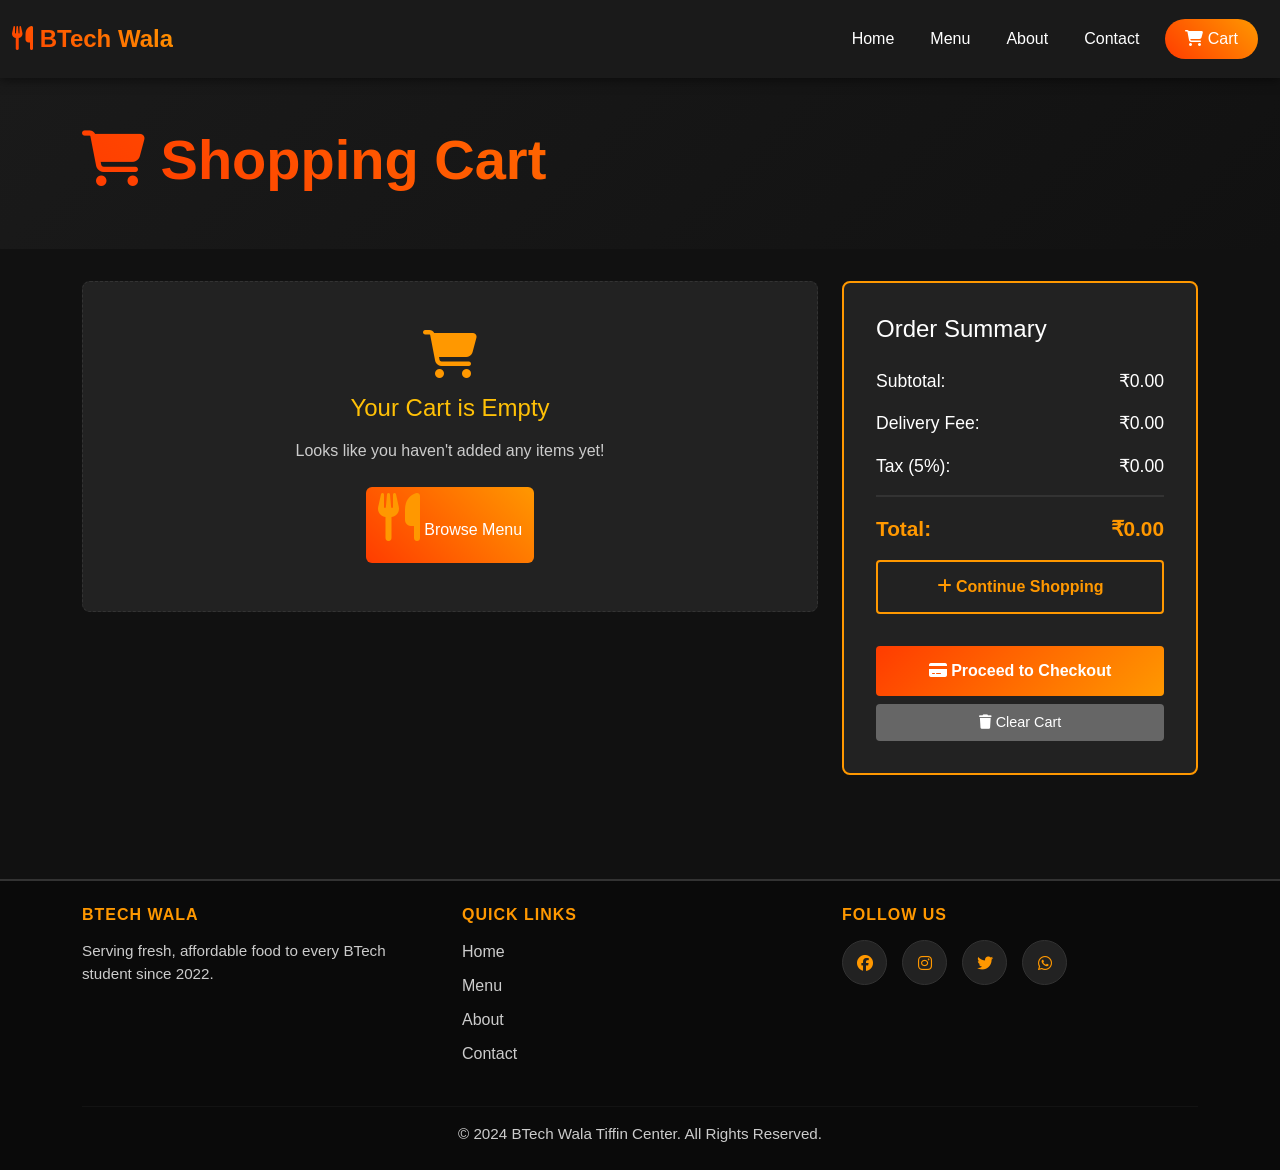
<file: cart.html>
<!DOCTYPE html>
<html lang="en">

<head>
    <meta charset="UTF-8">
    <meta name="viewport" content="width=device-width, initial-scale=1.0">
    <title>Shopping Cart - BTech Wala Tiffin Center</title>

    <!-- Bootstrap 5 CSS -->
    <link href="https://cdn.jsdelivr.net/npm/bootstrap@5.3.0/dist/css/bootstrap.min.css" rel="stylesheet">

    <!-- Font Awesome for Icons -->
    <link rel="stylesheet" href="https://cdnjs.cloudflare.com/ajax/libs/font-awesome/6.4.0/css/all.min.css">

    <!-- Custom CSS -->
    <link rel="stylesheet" href="homepage.css">

    <style>
        .cart-container {
            min-height: 70vh;
            padding: 2rem 0;
        }

        .cart-item {
            background: var(--card-bg);
            border: 1px solid var(--border-color);
            border-radius: 8px;
            padding: 1rem;
            margin-bottom: 1rem;
            display: flex;
            justify-content: space-between;
            align-items: center;
            flex-wrap: wrap;
            gap: 1rem;
        }

        .cart-item-info {
            flex: 1;
            min-width: 200px;
        }

        .cart-item-name {
            font-size: 1.1rem;
            font-weight: 600;
            color: var(--secondary-orange);
            margin-bottom: 0.5rem;
        }

        .cart-item-price {
            color: var(--text-light);
            font-size: 0.95rem;
        }

        .cart-item-actions {
            display: flex;
            align-items: center;
            gap: 1rem;
            flex-wrap: wrap;
        }

        .quantity-control {
            display: flex;
            align-items: center;
            border: 1px solid var(--border-color);
            border-radius: 4px;
            background: #000;
        }

        .quantity-control button {
            background: transparent;
            border: none;
            color: var(--secondary-orange);
            width: 30px;
            height: 30px;
            cursor: pointer;
            font-size: 1.1rem;
            transition: 0.2s;
        }

        .quantity-control button:hover {
            color: var(--primary-orange);
        }

        .quantity-control input {
            width: 50px;
            text-align: center;
            border: none;
            background: transparent;
            color: #fff;
            font-weight: 600;
        }

        .quantity-control input:focus {
            outline: none;
        }

        .cart-item-total {
            font-size: 1.1rem;
            font-weight: 600;
            color: var(--secondary-orange);
            min-width: 80px;
            text-align: right;
        }

        .remove-btn {
            background: #d32f2f;
            border: none;
            padding: 0.3rem 0.8rem;
            border-radius: 4px;
            color: white;
            cursor: pointer;
            font-size: 0.9rem;
            transition: 0.2s;
        }

        .remove-btn:hover {
            background: #b71c1c;
        }

        .cart-summary {
            background: var(--card-bg);
            border: 2px solid var(--secondary-orange);
            border-radius: 8px;
            padding: 2rem;
            position: sticky;
            top: 100px;
        }

        .summary-row {
            display: flex;
            justify-content: space-between;
            margin-bottom: 1rem;
            font-size: 1.1rem;
        }

        .summary-row.total {
            border-top: 2px solid var(--border-color);
            padding-top: 1rem;
            font-size: 1.3rem;
            font-weight: 700;
            color: var(--secondary-orange);
        }

        .empty-cart {
            text-align: center;
            padding: 3rem;
            background: var(--card-bg);
            border-radius: 8px;
            border: 1px dashed var(--border-color);
        }

        .empty-cart i {
            font-size: 3rem;
            color: var(--secondary-orange);
            margin-bottom: 1rem;
        }

        .empty-cart p {
            color: var(--text-light);
            margin-bottom: 1.5rem;
        }

        .btn-checkout {
            background: linear-gradient(135deg, var(--primary-orange), var(--secondary-orange));
            border: none;
            color: white;
            padding: 0.8rem 2rem;
            font-size: 1rem;
            font-weight: 600;
            border-radius: 4px;
            cursor: pointer;
            width: 100%;
            transition: 0.3s;
            margin-top: 1rem;
        }

        .btn-checkout:hover {
            transform: translateY(-2px);
            box-shadow: 0 5px 15px rgba(255, 60, 0, 0.3);
        }

        .btn-checkout:disabled {
            background: #666;
            cursor: not-allowed;
            transform: none;
        }

        .btn-continue-shopping {
            background: transparent;
            border: 2px solid var(--secondary-orange);
            color: var(--secondary-orange);
            padding: 0.8rem 2rem;
            font-size: 1rem;
            font-weight: 600;
            border-radius: 4px;
            cursor: pointer;
            width: 100%;
            transition: 0.3s;
            margin-bottom: 1rem;
            text-decoration: none;
            display: inline-block;
            text-align: center;
        }

        .btn-continue-shopping:hover {
            background: var(--secondary-orange);
            color: #000;
        }

        .btn-clear-cart {
            background: #666;
            border: none;
            color: white;
            padding: 0.5rem 1rem;
            font-size: 0.9rem;
            border-radius: 4px;
            cursor: pointer;
            transition: 0.2s;
        }

        .btn-clear-cart:hover {
            background: #555;
        }

        @media (max-width: 768px) {
            .cart-item {
                flex-direction: column;
                align-items: flex-start;
            }

            .cart-item-actions {
                width: 100%;
            }

            .cart-item-total {
                width: 100%;
                text-align: left;
            }

            .cart-summary {
                position: static;
                margin-top: 2rem;
            }
        }
    </style>
</head>

<body>
    <!-- NAVBAR -->
    <nav class="navbar navbar-expand-lg navbar-dark sticky-top">
        <div class="container-fluid">
            <a class="navbar-brand fw-bold" href="index.html">
                <i class="fas fa-utensils"></i> BTech Wala
            </a>
            <button class="navbar-toggler" type="button" data-bs-toggle="collapse" data-bs-target="#navbarNav">
                <span class="navbar-toggler-icon"></span>
            </button>
            <div class="collapse navbar-collapse" id="navbarNav">
                <ul class="navbar-nav ms-auto">
                    <li class="nav-item"><a class="nav-link" href="index.html">Home</a></li>
                    <li class="nav-item"><a class="nav-link" href="menu-page.html">Menu</a></li>
                    <li class="nav-item"><a class="nav-link" href="about.html">About</a></li>
                    <li class="nav-item"><a class="nav-link" href="contact.html">Contact</a></li>
                    <li class="nav-item">
                        <a class="nav-link btn-order ms-2 position-relative" href="cart.html">
                            <i class="fas fa-shopping-cart"></i> Cart
                            <span id="cart-badge"
                                style="position: absolute; top: -5px; right: -5px; background: var(--primary-orange); color: white; border-radius: 50%; width: 20px; height: 20px; display: flex; align-items: center; justify-content: center; font-size: 0.75rem; font-weight: bold;"></span>
                        </a>
                    </li>
                </ul>
            </div>
        </div>
    </nav>

    <!-- PAGE HEADER -->
    <section class="page-header py-5"
        style="background: linear-gradient(135deg, #1a1a1a 0%, #111 100%); min-height: 150px; display: flex; align-items: center;">
        <div class="container">
            <h1 class="display-4 fw-bold"
                style="background: linear-gradient(45deg, #ff3c00, #ff9800); -webkit-background-clip: text; -webkit-text-fill-color: transparent; background-clip: text;">
                <i class="fas fa-shopping-cart"></i> Shopping Cart
            </h1>
        </div>
    </section>

    <!-- CART SECTION -->
    <section class="cart-container">
        <div class="container">
            <div class="row">
                <!-- Cart Items -->
                <div class="col-lg-8">
                    <div id="cart-items-container">
                        <!-- Items will be loaded here -->
                    </div>
                </div>

                <!-- Cart Summary -->
                <div class="col-lg-4">
                    <div class="cart-summary">
                        <h4 class="mb-4">Order Summary</h4>
                        <div class="summary-row">
                            <span>Subtotal:</span>
                            <span id="subtotal">₹0</span>
                        </div>
                        <div class="summary-row">
                            <span>Delivery Fee:</span>
                            <span id="delivery-fee">₹0</span>
                        </div>
                        <div class="summary-row">
                            <span>Tax (5%):</span>
                            <span id="tax">₹0</span>
                        </div>
                        <div class="summary-row total">
                            <span>Total:</span>
                            <span id="total-price">₹0</span>
                        </div>
                        <a href="menu-page.html" class="btn-continue-shopping">
                            <i class="fas fa-plus"></i> Continue Shopping
                        </a>
                        <button class="btn-checkout" onclick="proceedToCheckout()">
                            <i class="fas fa-credit-card"></i> Proceed to Checkout
                        </button>
                        <button class="btn-clear-cart w-100 mt-2" onclick="clearCartConfirm()">
                            <i class="fas fa-trash"></i> Clear Cart
                        </button>
                    </div>
                </div>
            </div>
        </div>
    </section>

    <!-- FOOTER -->
    <footer class="footer py-4">
        <div class="container">
            <div class="row g-4 mb-4">
                <div class="col-md-4">
                    <h6 class="fw-bold mb-3">BTech Wala</h6>
                    <p>Serving fresh, affordable food to every BTech student since 2022.</p>
                </div>
                <div class="col-md-4">
                    <h6 class="fw-bold mb-3">Quick Links</h6>
                    <ul class="footer-links">
                        <li><a href="index.html">Home</a></li>
                        <li><a href="menu-page.html">Menu</a></li>
                        <li><a href="about.html">About</a></li>
                        <li><a href="contact.html">Contact</a></li>
                    </ul>
                </div>
                <div class="col-md-4">
                    <h6 class="fw-bold mb-3">Follow Us</h6>
                    <div class="social-links">
                        <a href="#" class="social-link"><i class="fab fa-facebook"></i></a>
                        <a href="#" class="social-link"><i class="fab fa-instagram"></i></a>
                        <a href="#" class="social-link"><i class="fab fa-twitter"></i></a>
                        <a href="#" class="social-link"><i class="fab fa-whatsapp"></i></a>
                    </div>
                </div>
            </div>
            <hr class="border-secondary">
            <div class="row">
                <div class="col-md-12 text-center">
                    <p class="mb-0">&copy; 2024 BTech Wala Tiffin Center. All Rights Reserved.</p>
                </div>
            </div>
        </div>
    </footer>

    <!-- Bootstrap JS -->
    <script src="https://cdn.jsdelivr.net/npm/bootstrap@5.3.0/dist/js/bootstrap.bundle.min.js"></script>

    <!-- Cart JS -->
    <script src="cart.js"></script>

    <!-- Cart Page JS -->
    <script>
        const DELIVERY_FEE = 30;
        const TAX_RATE = 0.05;

        function renderCart() {
            const container = document.getElementById('cart-items-container');
            const items = cart.getItems();

            if (items.length === 0) {
                container.innerHTML = `
                    <div class="empty-cart">
                        <i class="fas fa-shopping-cart"></i>
                        <h4 class="text-warning mb-3">Your Cart is Empty</h4>
                        <p>Looks like you haven't added any items yet!</p>
                        <a href="menu-page.html" class="btn btn-primary">
                            <i class="fas fa-utensils"></i> Browse Menu
                        </a>
                    </div>
                `;
                updateSummary();
                return;
            }

            container.innerHTML = items.map(item => `
                <div class="cart-item">
                    <div class="cart-item-info">
                        <div class="cart-item-name">${item.name}</div>
                        <div class="cart-item-price">Price: ₹${item.price}</div>
                    </div>
                    <div class="cart-item-actions">
                        <div class="quantity-control">
                            <button onclick="decreaseQuantity(${item.id})">−</button>
                            <input type="number" value="${item.quantity}" readonly>
                            <button onclick="increaseQuantity(${item.id})">+</button>
                        </div>
                        <div class="cart-item-total">
                            ₹${(item.price * item.quantity).toFixed(2)}
                        </div>
                        <button class="remove-btn" onclick="removeFromCart(${item.id})">
                            <i class="fas fa-trash"></i> Remove
                        </button>
                    </div>
                </div>
            `).join('');

            updateSummary();
        }

        function updateSummary() {
            const items = cart.getItems();
            const subtotal = cart.getTotal();
            const deliveryFee = items.length > 0 ? DELIVERY_FEE : 0;
            const tax = (subtotal * TAX_RATE);
            const total = subtotal + deliveryFee + tax;

            document.getElementById('subtotal').textContent = '₹' + subtotal.toFixed(2);
            document.getElementById('delivery-fee').textContent = '₹' + deliveryFee.toFixed(2);
            document.getElementById('tax').textContent = '₹' + tax.toFixed(2);
            document.getElementById('total-price').textContent = '₹' + total.toFixed(2);

            updateCartBadge();
        }

        function increaseQuantity(productId) {
            const item = cart.getItems().find(i => i.id === productId);
            if (item) {
                cart.updateQuantity(productId, item.quantity + 1);
                renderCart();
            }
        }

        function decreaseQuantity(productId) {
            const item = cart.getItems().find(i => i.id === productId);
            if (item && item.quantity > 1) {
                cart.updateQuantity(productId, item.quantity - 1);
                renderCart();
            } else if (item && item.quantity === 1) {
                removeFromCart(productId);
            }
        }

        function removeFromCart(productId) {
            if (confirm('Remove this item from cart?')) {
                cart.removeItem(productId);
                renderCart();
            }
        }

        function clearCartConfirm() {
            if (cart.getItems().length === 0) {
                alert('Your cart is already empty!');
                return;
            }
            if (confirm('Are you sure you want to clear the entire cart?')) {
                cart.clearCart();
                renderCart();
            }
        }

        function proceedToCheckout() {
            const items = cart.getItems();
            if (items.length === 0) {
                alert('Your cart is empty! Add items before checking out.');
                window.location.href = 'menu-page.html';
                return;
            }

            const subtotal = cart.getTotal();
            const deliveryFee = DELIVERY_FEE;
            const tax = (subtotal * TAX_RATE);
            const total = subtotal + deliveryFee + tax;

            const orderSummary = `
Order Summary:
${items.map(item => `${item.name} x${item.quantity} = ₹${(item.price * item.quantity).toFixed(2)}`).join('\n')}

Subtotal: ₹${subtotal.toFixed(2)}
Delivery Fee: ₹${deliveryFee}
Tax (5%): ₹${tax.toFixed(2)}
Total: ₹${total.toFixed(2)}

Thank you for ordering from BTech Wala!
            `;

            alert(orderSummary + '\n\nProceeding to payment...');
            // In a real app, this would redirect to a payment gateway
            console.log('Order placed:', items);
        }

        // Render cart on page load
        document.addEventListener('DOMContentLoaded', renderCart);
    </script>
</body>

</html>
</file>
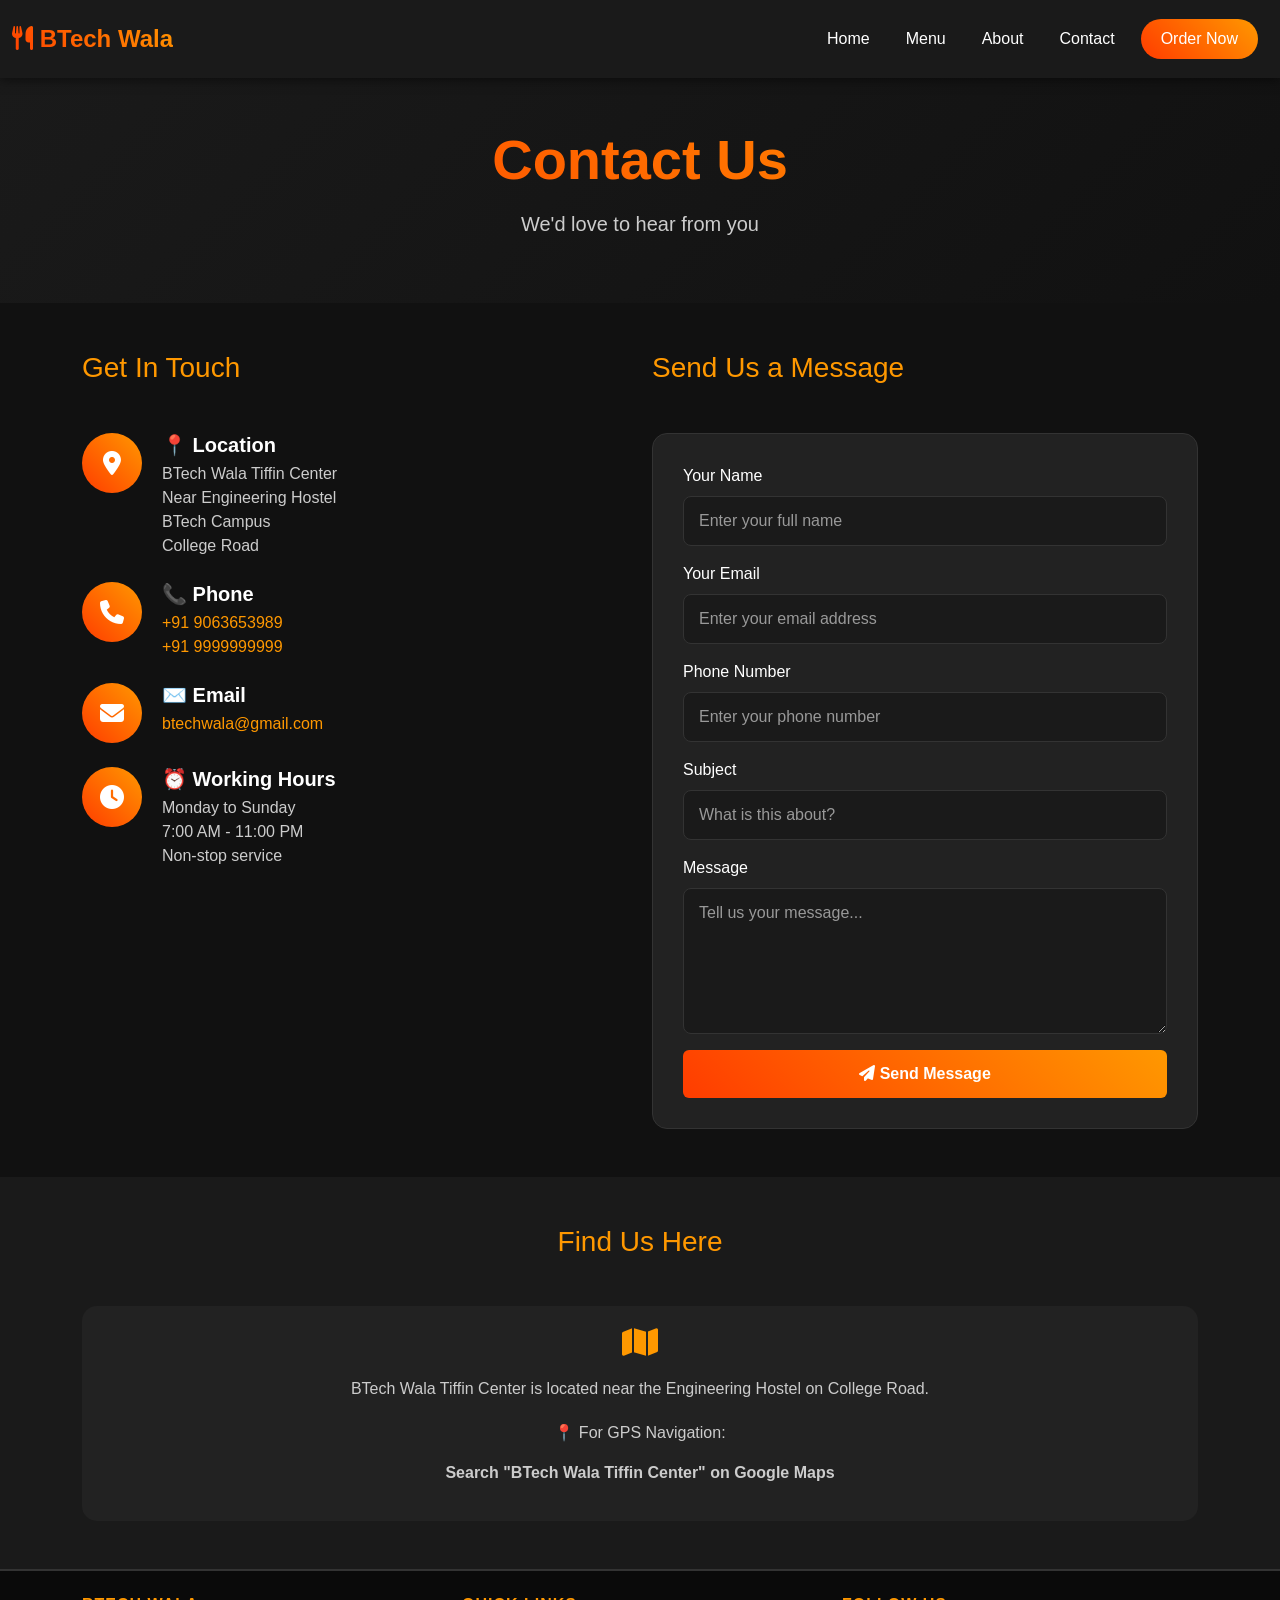
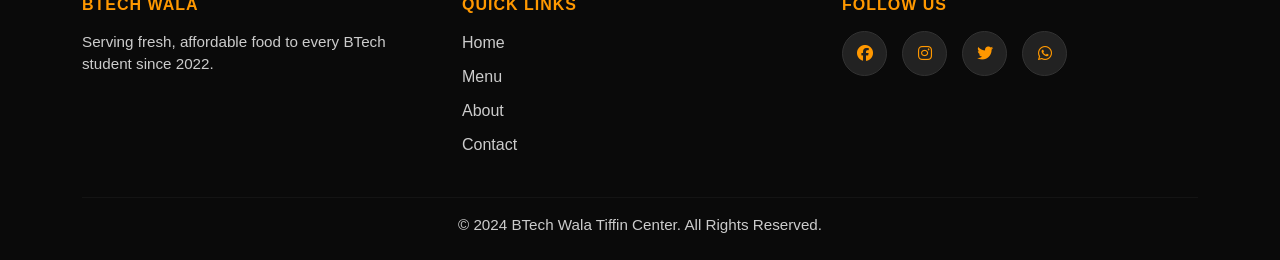
<file: contact.html>
<!DOCTYPE html>
<html lang="en">

<head>
    <meta charset="UTF-8">
    <meta name="viewport" content="width=device-width, initial-scale=1.0">
    <title>Contact Us - BTech Wala Tiffin Center</title>

    <!-- Bootstrap 5 CSS -->
    <link href="https://cdn.jsdelivr.net/npm/bootstrap@5.3.0/dist/css/bootstrap.min.css" rel="stylesheet">

    <!-- Font Awesome for Icons -->
    <link rel="stylesheet" href="https://cdnjs.cloudflare.com/ajax/libs/font-awesome/6.4.0/css/all.min.css">

    <!-- Custom CSS -->
    <link rel="stylesheet" href="homepage.css">
</head>

<body>
    <!-- NAVBAR -->
    <nav class="navbar navbar-expand-lg navbar-dark sticky-top">
        <div class="container-fluid">
            <a class="navbar-brand fw-bold" href="home.html">
                <i class="fas fa-utensils"></i> BTech Wala
            </a>
            <button class="navbar-toggler" type="button" data-bs-toggle="collapse" data-bs-target="#navbarNav">
                <span class="navbar-toggler-icon"></span>
            </button>
            <div class="collapse navbar-collapse" id="navbarNav">
                <ul class="navbar-nav ms-auto">
                    <li class="nav-item"><a class="nav-link" href="index.html">Home</a></li>
                    <li class="nav-item"><a class="nav-link" href="menu-page.html">Menu</a></li>
                    <li class="nav-item"><a class="nav-link" href="about.html">About</a></li>
                    <li class="nav-item"><a class="nav-link" href="contact.html">Contact</a></li>
                    <li class="nav-item"><a class="nav-link btn-order ms-2" href="order.html">Order Now</a></li>
                </ul>
            </div>
        </div>
    </nav>

    <!-- PAGE HEADER -->
    <section class="page-header py-5"
        style="background: linear-gradient(135deg, #1a1a1a 0%, #111 100%); min-height: 200px; display: flex; align-items: center;">
        <div class="container text-center">
            <h1 class="display-4 fw-bold mb-3"
                style="background: linear-gradient(45deg, #ff3c00, #ff9800); -webkit-background-clip: text; -webkit-text-fill-color: transparent; background-clip: text;">
                Contact Us</h1>
            <p class="lead" style="color: #ccc;">We'd love to hear from you</p>
        </div>
    </section>

    <!-- CONTACT SECTION -->
    <section id="contact" class="contact-section py-5">
        <div class="container">
            <div class="row g-4">
                <div class="col-lg-6 mb-5">
                    <h3 class="mb-5" style="color: #ff9800;">Get In Touch</h3>
                    <div class="contact-info">
                        <div class="contact-item mb-4">
                            <div class="contact-icon">
                                <i class="fas fa-map-marker-alt"></i>
                            </div>
                            <div>
                                <h5>📍 Location</h5>
                                <p>BTech Wala Tiffin Center<br>Near Engineering Hostel<br>BTech Campus<br>College Road
                                </p>
                            </div>
                        </div>
                        <div class="contact-item mb-4">
                            <div class="contact-icon">
                                <i class="fas fa-phone"></i>
                            </div>
                            <div>
                                <h5>📞 Phone</h5>
                                <p><a href="tel:+919063653989">+91 9063653989</a></p>
                                <p><a href="tel:+919999999999">+91 9999999999</a></p>
                            </div>
                        </div>
                        <div class="contact-item mb-4">
                            <div class="contact-icon">
                                <i class="fas fa-envelope"></i>
                            </div>
                            <div>
                                <h5>✉️ Email</h5>
                                <p><a href="mailto:btechwala@gmail.com">btechwala@gmail.com</a></p>
                            </div>
                        </div>
                        <div class="contact-item mb-4">
                            <div class="contact-icon">
                                <i class="fas fa-clock"></i>
                            </div>
                            <div>
                                <h5>⏰ Working Hours</h5>
                                <p>Monday to Sunday<br>7:00 AM - 11:00 PM<br>Non-stop service</p>
                            </div>
                        </div>
                    </div>
                </div>

                <div class="col-lg-6">
                    <h3 class="mb-5" style="color: #ff9800;">Send Us a Message</h3>
                    <form class="contact-form" onsubmit="handleSubmit(event)">
                        <div class="mb-3">
                            <label class="form-label">Your Name</label>
                            <input type="text" class="form-control" placeholder="Enter your full name" required>
                        </div>
                        <div class="mb-3">
                            <label class="form-label">Your Email</label>
                            <input type="email" class="form-control" placeholder="Enter your email address" required>
                        </div>
                        <div class="mb-3">
                            <label class="form-label">Phone Number</label>
                            <input type="tel" class="form-control" placeholder="Enter your phone number" required>
                        </div>
                        <div class="mb-3">
                            <label class="form-label">Subject</label>
                            <input type="text" class="form-control" placeholder="What is this about?" required>
                        </div>
                        <div class="mb-3">
                            <label class="form-label">Message</label>
                            <textarea class="form-control" rows="5" placeholder="Tell us your message..."
                                required></textarea>
                        </div>
                        <button type="submit" class="btn btn-primary w-100">
                            <i class="fas fa-paper-plane"></i> Send Message
                        </button>
                    </form>
                </div>
            </div>
        </div>
    </section>

    <!-- MAP SECTION (OPTIONAL) -->
    <section class="py-5" style="background: #1a1a1a;">
        <div class="container">
            <h3 class="text-center mb-5" style="color: #ff9800;">Find Us Here</h3>
            <div style="background: #222; border-radius: 15px; padding: 20px; text-align: center; color: #ccc;">
                <p><i class="fas fa-map" style="color: #ff9800; font-size: 2rem;"></i></p>
                <p>BTech Wala Tiffin Center is located near the Engineering Hostel on College Road.</p>
                <p style="margin-top: 20px;">📍 For GPS Navigation:</p>
                <p><strong>Search "BTech Wala Tiffin Center" on Google Maps</strong></p>
            </div>
        </div>
    </section>

    <!-- FOOTER -->
    <footer class="footer py-4">
        <div class="container">
            <div class="row g-4 mb-4">
                <div class="col-md-4">
                    <h6 class="fw-bold mb-3">BTech Wala</h6>
                    <p>Serving fresh, affordable food to every BTech student since 2022.</p>
                </div>
                <div class="col-md-4">
                    <h6 class="fw-bold mb-3">Quick Links</h6>
                    <ul class="footer-links">
                        <li><a href="home.html">Home</a></li>
                        <li><a href="menu-page.html">Menu</a></li>
                        <li><a href="about.html">About</a></li>
                        <li><a href="contact.html">Contact</a></li>
                    </ul>
                </div>
                <div class="col-md-4">
                    <h6 class="fw-bold mb-3">Follow Us</h6>
                    <div class="social-links">
                        <a href="#" class="social-link"><i class="fab fa-facebook"></i></a>
                        <a href="#" class="social-link"><i class="fab fa-instagram"></i></a>
                        <a href="#" class="social-link"><i class="fab fa-twitter"></i></a>
                        <a href="#" class="social-link"><i class="fab fa-whatsapp"></i></a>
                    </div>
                </div>
            </div>
            <hr class="border-secondary">
            <div class="row">
                <div class="col-md-12 text-center">
                    <p class="mb-0">&copy; 2024 BTech Wala Tiffin Center. All Rights Reserved.</p>
                </div>
            </div>
        </div>
    </footer>

    <!-- Bootstrap JS -->
    <script src="https://cdn.jsdelivr.net/npm/bootstrap@5.3.0/dist/js/bootstrap.bundle.min.js"></script>

    <!-- Custom JS -->
    <script>
        function handleSubmit(event) {
            event.preventDefault();
            alert('Thank you for your message! We will get back to you soon.');
            event.target.reset();
        }
    </script>
</body>

</html>
</file>
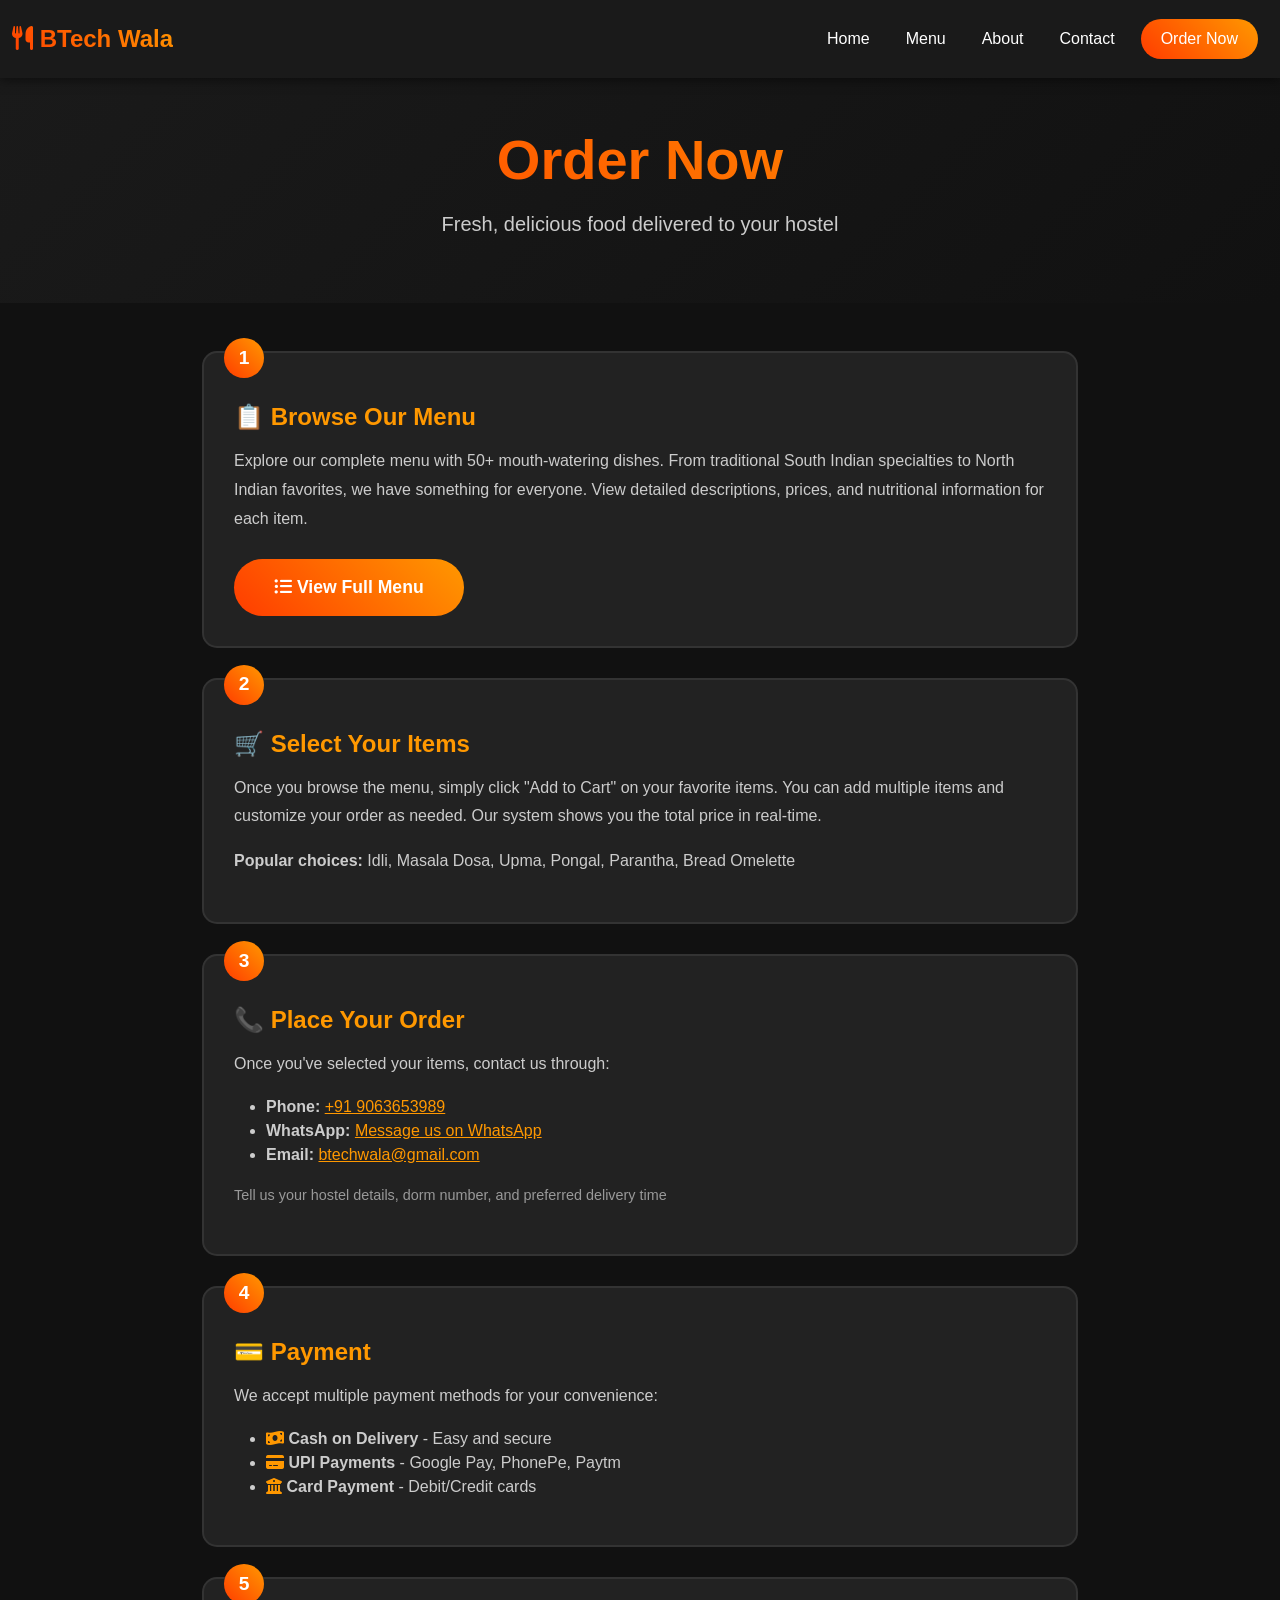
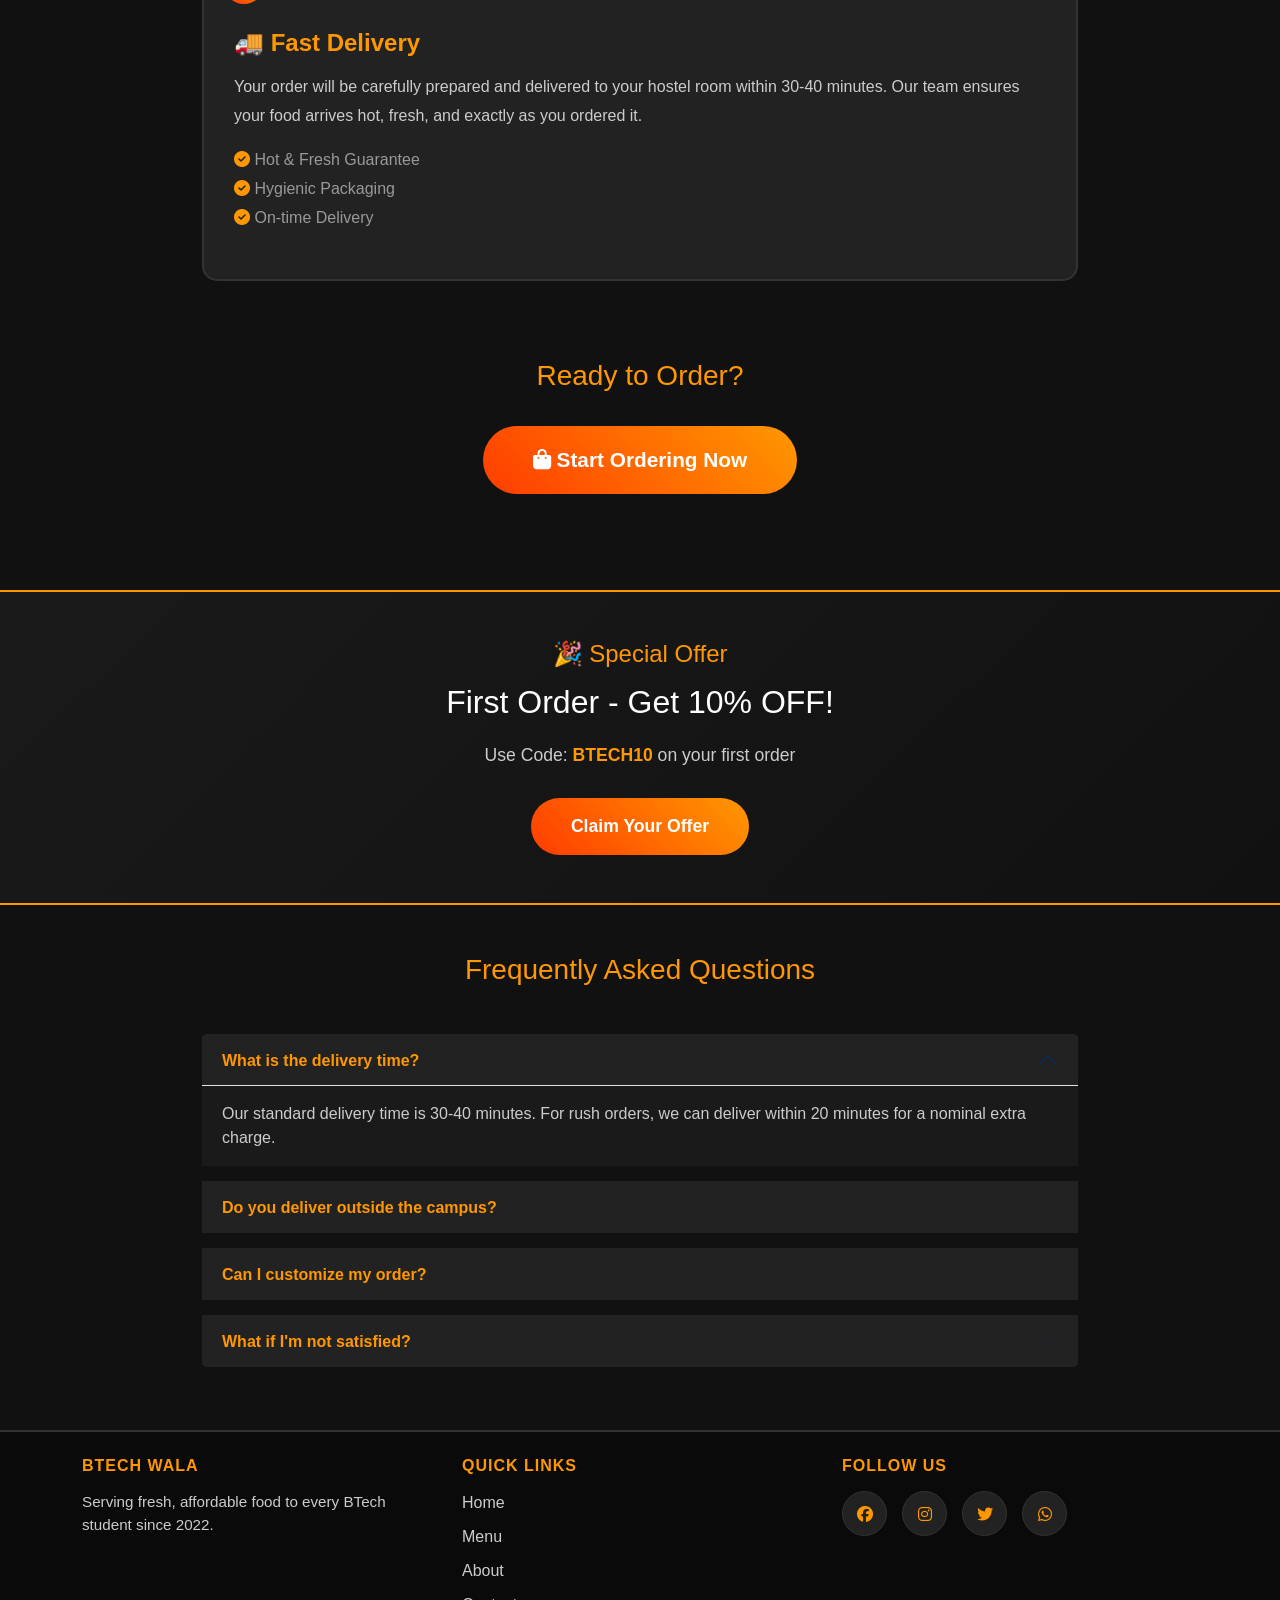
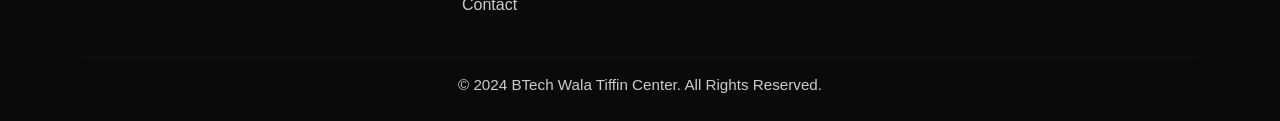
<file: order.html>
<!DOCTYPE html>
<html lang="en">

<head>
    <meta charset="UTF-8">
    <meta name="viewport" content="width=device-width, initial-scale=1.0">
    <title>Order Now - BTech Wala Tiffin Center</title>

    <!-- Bootstrap 5 CSS -->
    <link href="https://cdn.jsdelivr.net/npm/bootstrap@5.3.0/dist/css/bootstrap.min.css" rel="stylesheet">

    <!-- Font Awesome for Icons -->
    <link rel="stylesheet" href="https://cdnjs.cloudflare.com/ajax/libs/font-awesome/6.4.0/css/all.min.css">

    <!-- Custom CSS -->
    <link rel="stylesheet" href="homepage.css">
    <style>
        .order-container {
            max-width: 900px;
        }

        .order-step {
            background: #222;
            border: 2px solid #333;
            border-radius: 15px;
            padding: 30px;
            margin-bottom: 30px;
            position: relative;
        }

        .step-number {
            position: absolute;
            top: -15px;
            left: 20px;
            width: 40px;
            height: 40px;
            background: linear-gradient(45deg, #ff3c00, #ff9800);
            border-radius: 50%;
            display: flex;
            align-items: center;
            justify-content: center;
            font-weight: 700;
            font-size: 1.2rem;
        }

        .order-step h4 {
            color: #ff9800;
            margin-top: 20px;
            margin-bottom: 15px;
            font-weight: 700;
        }

        .order-step p {
            color: #ccc;
            line-height: 1.8;
        }

        .cta-button {
            background: linear-gradient(45deg, #ff3c00, #ff9800);
            border: none;
            color: white;
            padding: 15px 40px;
            border-radius: 50px;
            font-weight: 700;
            font-size: 1.1rem;
            transition: 0.3s ease;
            display: inline-block;
            text-decoration: none;
            margin-top: 10px;
        }

        .cta-button:hover {
            transform: translateY(-3px);
            box-shadow: 0 10px 25px rgba(255, 60, 0, 0.4);
            color: white;
        }
    </style>
</head>

<body>
    <!-- NAVBAR -->
    <nav class="navbar navbar-expand-lg navbar-dark sticky-top">
        <div class="container-fluid">
            <a class="navbar-brand fw-bold" href="home.html">
                <i class="fas fa-utensils"></i> BTech Wala
            </a>
            <button class="navbar-toggler" type="button" data-bs-toggle="collapse" data-bs-target="#navbarNav">
                <span class="navbar-toggler-icon"></span>
            </button>
            <div class="collapse navbar-collapse" id="navbarNav">
                <ul class="navbar-nav ms-auto">
                    <li class="nav-item"><a class="nav-link" href="index.html">Home</a></li>
                    <li class="nav-item"><a class="nav-link" href="menu-page.html">Menu</a></li>
                    <li class="nav-item"><a class="nav-link" href="about.html">About</a></li>
                    <li class="nav-item"><a class="nav-link" href="contact.html">Contact</a></li>
                    <li class="nav-item"><a class="nav-link btn-order ms-2" href="order.html">Order Now</a></li>
                </ul>
            </div>
        </div>
    </nav>

    <!-- PAGE HEADER -->
    <section class="page-header py-5"
        style="background: linear-gradient(135deg, #1a1a1a 0%, #111 100%); min-height: 200px; display: flex; align-items: center;">
        <div class="container text-center">
            <h1 class="display-4 fw-bold mb-3"
                style="background: linear-gradient(45deg, #ff3c00, #ff9800); -webkit-background-clip: text; -webkit-text-fill-color: transparent; background-clip: text;">
                Order Now</h1>
            <p class="lead" style="color: #ccc;">Fresh, delicious food delivered to your hostel</p>
        </div>
    </section>

    <!-- ORDER SECTION -->
    <section class="py-5">
        <div class="container order-container">
            <!-- Step 1 -->
            <div class="order-step">
                <div class="step-number">1</div>
                <h4>📋 Browse Our Menu</h4>
                <p>
                    Explore our complete menu with 50+ mouth-watering dishes. From traditional South Indian specialties
                    to North Indian favorites, we have something for everyone. View detailed descriptions, prices, and
                    nutritional information for each item.
                </p>
                <a href="menu-page.html" class="cta-button">
                    <i class="fas fa-list-ul"></i> View Full Menu
                </a>
            </div>

            <!-- Step 2 -->
            <div class="order-step">
                <div class="step-number">2</div>
                <h4>🛒 Select Your Items</h4>
                <p>
                    Once you browse the menu, simply click "Add to Cart" on your favorite items. You can add multiple
                    items and customize your order as needed. Our system shows you the total price in real-time.
                </p>
                <p class="mt-3">
                    <strong>Popular choices:</strong> Idli, Masala Dosa, Upma, Pongal, Parantha, Bread Omelette
                </p>
            </div>

            <!-- Step 3 -->
            <div class="order-step">
                <div class="step-number">3</div>
                <h4>📞 Place Your Order</h4>
                <p>
                    Once you've selected your items, contact us through:
                </p>
                <ul style="color: #ccc; margin-top: 15px;">
                    <li><strong>Phone:</strong> <a href="tel:+919063653989" style="color: #ff9800;">+91 9063653989</a>
                    </li>
                    <li><strong>WhatsApp:</strong> <a href="https://wa.me/919063653989" target="_blank"
                            style="color: #ff9800;">Message us on WhatsApp</a></li>
                    <li><strong>Email:</strong> <a href="mailto:btechwala@gmail.com"
                            style="color: #ff9800;">btechwala@gmail.com</a></li>
                </ul>
                <p class="mt-3" style="color: #999; font-size: 0.9rem;">
                    Tell us your hostel details, dorm number, and preferred delivery time
                </p>
            </div>

            <!-- Step 4 -->
            <div class="order-step">
                <div class="step-number">4</div>
                <h4>💳 Payment</h4>
                <p>
                    We accept multiple payment methods for your convenience:
                </p>
                <ul style="color: #ccc; margin-top: 15px;">
                    <li><i class="fas fa-money-bill-wave" style="color: #ff9800;"></i> <strong>Cash on Delivery</strong>
                        - Easy and secure</li>
                    <li><i class="fas fa-credit-card" style="color: #ff9800;"></i> <strong>UPI Payments</strong> -
                        Google Pay, PhonePe, Paytm</li>
                    <li><i class="fas fa-bank" style="color: #ff9800;"></i> <strong>Card Payment</strong> - Debit/Credit
                        cards</li>
                </ul>
            </div>

            <!-- Step 5 -->
            <div class="order-step">
                <div class="step-number">5</div>
                <h4>🚚 Fast Delivery</h4>
                <p>
                    Your order will be carefully prepared and delivered to your hostel room within 30-40 minutes.
                    Our team ensures your food arrives hot, fresh, and exactly as you ordered it.
                </p>
                <p class="mt-3" style="color: #999;">
                    <i class="fas fa-check-circle" style="color: #ff9800;"></i> Hot & Fresh Guarantee
                    <br>
                    <i class="fas fa-check-circle" style="color: #ff9800;"></i> Hygienic Packaging
                    <br>
                    <i class="fas fa-check-circle" style="color: #ff9800;"></i> On-time Delivery
                </p>
            </div>

            <!-- CTA Section -->
            <div class="text-center py-5">
                <h3 class="mb-4" style="color: #ff9800;">Ready to Order?</h3>
                <a href="menu-page.html" class="cta-button" style="font-size: 1.3rem; padding: 18px 50px;">
                    <i class="fas fa-shopping-bag"></i> Start Ordering Now
                </a>
            </div>
        </div>
    </section>

    <!-- SPECIAL OFFER BANNER -->
    <section class="py-5"
        style="background: linear-gradient(135deg, #1a1a1a 0%, #111 100%); border-top: 2px solid #ff9800; border-bottom: 2px solid #ff9800;">
        <div class="container text-center">
            <h4 style="color: #ff9800; margin-bottom: 15px;">🎉 Special Offer</h4>
            <h2 style="color: white; margin-bottom: 20px;">First Order - Get 10% OFF!</h2>
            <p style="color: #ccc; font-size: 1.1rem; margin-bottom: 20px;">Use Code: <strong
                    style="color: #ff9800;">BTECH10</strong> on your first order</p>
            <a href="menu-page.html" class="cta-button">
                Claim Your Offer
            </a>
        </div>
    </section>

    <!-- FAQ SECTION -->
    <section class="py-5">
        <div class="container order-container">
            <h3 class="text-center mb-5" style="color: #ff9800;">Frequently Asked Questions</h3>

            <div class="accordion" id="faqAccordion">
                <div class="accordion-item"
                    style="background: #222; border: none; margin-bottom: 15px; border-radius: 10px;">
                    <h2 class="accordion-header">
                        <button class="accordion-button" type="button" data-bs-toggle="collapse" data-bs-target="#faq1"
                            style="background: #222; color: #ff9800; font-weight: 700;">
                            What is the delivery time?
                        </button>
                    </h2>
                    <div id="faq1" class="accordion-collapse collapse show" data-bs-parent="#faqAccordion">
                        <div class="accordion-body" style="background: #1a1a1a; color: #ccc;">
                            Our standard delivery time is 30-40 minutes. For rush orders, we can deliver within 20
                            minutes for a nominal extra charge.
                        </div>
                    </div>
                </div>

                <div class="accordion-item"
                    style="background: #222; border: none; margin-bottom: 15px; border-radius: 10px;">
                    <h2 class="accordion-header">
                        <button class="accordion-button collapsed" type="button" data-bs-toggle="collapse"
                            data-bs-target="#faq2" style="background: #222; color: #ff9800; font-weight: 700;">
                            Do you deliver outside the campus?
                        </button>
                    </h2>
                    <div id="faq2" class="accordion-collapse collapse" data-bs-parent="#faqAccordion">
                        <div class="accordion-body" style="background: #1a1a1a; color: #ccc;">
                            Currently, we deliver within the engineering campus and nearby hostels. For outside areas,
                            please contact us on WhatsApp for special arrangements.
                        </div>
                    </div>
                </div>

                <div class="accordion-item"
                    style="background: #222; border: none; margin-bottom: 15px; border-radius: 10px;">
                    <h2 class="accordion-header">
                        <button class="accordion-button collapsed" type="button" data-bs-toggle="collapse"
                            data-bs-target="#faq3" style="background: #222; color: #ff9800; font-weight: 700;">
                            Can I customize my order?
                        </button>
                    </h2>
                    <div id="faq3" class="accordion-collapse collapse" data-bs-parent="#faqAccordion">
                        <div class="accordion-body" style="background: #1a1a1a; color: #ccc;">
                            Yes! We can customize almost any dish. Just let us know your preferences when placing the
                            order.
                        </div>
                    </div>
                </div>

                <div class="accordion-item"
                    style="background: #222; border: none; margin-bottom: 15px; border-radius: 10px;">
                    <h2 class="accordion-header">
                        <button class="accordion-button collapsed" type="button" data-bs-toggle="collapse"
                            data-bs-target="#faq4" style="background: #222; color: #ff9800; font-weight: 700;">
                            What if I'm not satisfied?
                        </button>
                    </h2>
                    <div id="faq4" class="accordion-collapse collapse" data-bs-parent="#faqAccordion">
                        <div class="accordion-body" style="background: #1a1a1a; color: #ccc;">
                            Your satisfaction is our priority! If there's any issue, contact us immediately and we'll
                            make it right.
                        </div>
                    </div>
                </div>
            </div>
        </div>
    </section>

    <!-- FOOTER -->
    <footer class="footer py-4">
        <div class="container">
            <div class="row g-4 mb-4">
                <div class="col-md-4">
                    <h6 class="fw-bold mb-3">BTech Wala</h6>
                    <p>Serving fresh, affordable food to every BTech student since 2022.</p>
                </div>
                <div class="col-md-4">
                    <h6 class="fw-bold mb-3">Quick Links</h6>
                    <ul class="footer-links">
                        <li><a href="home.html">Home</a></li>
                        <li><a href="menu-page.html">Menu</a></li>
                        <li><a href="about.html">About</a></li>
                        <li><a href="contact.html">Contact</a></li>
                    </ul>
                </div>
                <div class="col-md-4">
                    <h6 class="fw-bold mb-3">Follow Us</h6>
                    <div class="social-links">
                        <a href="#" class="social-link"><i class="fab fa-facebook"></i></a>
                        <a href="#" class="social-link"><i class="fab fa-instagram"></i></a>
                        <a href="#" class="social-link"><i class="fab fa-twitter"></i></a>
                        <a href="#" class="social-link"><i class="fab fa-whatsapp"></i></a>
                    </div>
                </div>
            </div>
            <hr class="border-secondary">
            <div class="row">
                <div class="col-md-12 text-center">
                    <p class="mb-0">&copy; 2024 BTech Wala Tiffin Center. All Rights Reserved.</p>
                </div>
            </div>
        </div>
    </footer>

    <!-- Bootstrap JS -->
    <script src="https://cdn.jsdelivr.net/npm/bootstrap@5.3.0/dist/js/bootstrap.bundle.min.js"></script>
</body>

</html>
</file>
<file: homepage.css>
/* ============================
   GENERAL STYLING
   ============================ */

* {
    margin: 0;
    padding: 0;
    box-sizing: border-box;
}

body {
    font-family: 'Segoe UI', Tahoma, Geneva, Verdana, sans-serif;
    background-color: #111;
    color: #fff;
    overflow-x: hidden;
}

html {
    scroll-behavior: smooth;
}

/* ============================
   COLORS & UTILITIES
   ============================ */

:root {
    --primary-orange: #ff3c00;
    --secondary-orange: #ff9800;
    --dark-bg: #111;
    --card-bg: #222;
    --navbar-bg: #1a1a1a;
    --text-light: #ccc;
    --border-color: #333;
}

.text-orange {
    color: var(--secondary-orange) !important;
}

/* ============================
   NAVBAR
   ============================ */

.navbar {
    background-color: var(--navbar-bg) !important;
    box-shadow: 0 2px 10px rgba(0, 0, 0, 0.5);
    padding: 1rem 0;
}

.navbar-brand {
    font-size: 1.5rem;
    background: linear-gradient(45deg, var(--primary-orange), var(--secondary-orange));
    -webkit-background-clip: text;
    -webkit-text-fill-color: transparent;
    background-clip: text;
}

.navbar-nav .nav-link {
    color: #fff !important;
    margin: 0 10px;
    transition: 0.3s ease;
    position: relative;
}

.navbar-nav .nav-link:hover {
    color: var(--secondary-orange) !important;
}

.navbar-nav .nav-link::after {
    content: '';
    position: absolute;
    bottom: -5px;
    left: 0;
    width: 0;
    height: 2px;
    background: linear-gradient(90deg, var(--primary-orange), var(--secondary-orange));
    transition: width 0.3s ease;
}

.navbar-nav .nav-link:hover::after {
    width: 100%;
}

.btn-order {
    background: linear-gradient(45deg, var(--primary-orange), var(--secondary-orange)) !important;
    border: none !important;
    color: white !important;
    border-radius: 25px;
    padding: 8px 20px !important;
    transition: 0.3s ease;
}

.btn-order:hover {
    transform: translateY(-2px);
    box-shadow: 0 5px 15px rgba(255, 60, 0, 0.4);
}

/* ============================
   HERO SECTION
   ============================ */

.hero-section {
    height: 85vh;
    background: linear-gradient(135deg, #1a1a1a 0%, #0d0d0d 100%);
    position: relative;
    overflow: hidden;
    display: flex;
    align-items: center;
    justify-content: center;
}

.hero-section::before {
    content: '';
    position: absolute;
    top: 0;
    left: 0;
    width: 100%;
    height: 100%;
    background: radial-gradient(circle at 50% 50%, rgba(255, 60, 0, 0.1), transparent);
    z-index: 1;
}

.hero-overlay {
    position: absolute;
    top: 0;
    left: 0;
    width: 100%;
    height: 100%;
    background: url('data:image/svg+xml,<svg width="100" height="100" xmlns="http://www.w3.org/2000/svg"><defs><pattern id="grid" width="100" height="100" patternUnits="userSpaceOnUse"><path d="M 100 0 L 0 0 0 100" fill="none" stroke="%23333" stroke-width="0.5"/></pattern></defs><rect width="100%" height="100%" fill="%23111" /><rect width="100%" height="100%" fill="url(%23grid)" /></svg>');
    opacity: 0.1;
    z-index: 0;
}

.hero-content {
    position: relative;
    z-index: 2;
    text-align: center;
}

.hero-content h1 {
    font-size: 3.5rem;
    font-weight: 900;
    background: linear-gradient(45deg, var(--primary-orange), var(--secondary-orange));
    -webkit-background-clip: text;
    -webkit-text-fill-color: transparent;
    background-clip: text;
    text-shadow: 0 0 30px rgba(255, 60, 0, 0.2);
    animation: slideInDown 0.8s ease;
    margin-bottom: 1rem;
}

.hero-content .lead {
    font-size: 1.5rem;
    color: var(--text-light);
    animation: slideInUp 0.8s ease;
}

.hero-content .tagline {
    font-size: 1.1rem;
    color: var(--secondary-orange);
    letter-spacing: 1px;
}

.hero-content .btn-primary {
    background: linear-gradient(45deg, var(--primary-orange), var(--secondary-orange));
    border: none;
    padding: 15px 40px;
    font-size: 1.1rem;
    border-radius: 50px;
    transition: 0.3s ease;
    box-shadow: 0 10px 30px rgba(255, 60, 0, 0.3);
    animation: slideInUp 1s ease;
}

.hero-content .btn-primary:hover {
    transform: translateY(-5px);
    box-shadow: 0 15px 40px rgba(255, 60, 0, 0.5);
}

@keyframes slideInDown {
    from {
        opacity: 0;
        transform: translateY(-30px);
    }

    to {
        opacity: 1;
        transform: translateY(0);
    }
}

@keyframes slideInUp {
    from {
        opacity: 0;
        transform: translateY(30px);
    }

    to {
        opacity: 1;
        transform: translateY(0);
    }
}

/* ============================
   FEATURES SECTION
   ============================ */

.features-section {
    background: linear-gradient(135deg, #1a1a1a 0%, #111 100%);
    padding: 80px 0;
}

.feature-card {
    background: var(--card-bg);
    padding: 40px 20px;
    border-radius: 15px;
    border: 1px solid var(--border-color);
    transition: 0.3s ease;
    position: relative;
    overflow: hidden;
}

.feature-card::before {
    content: '';
    position: absolute;
    top: 0;
    left: 0;
    width: 100%;
    height: 3px;
    background: linear-gradient(90deg, var(--primary-orange), var(--secondary-orange));
}

.feature-card:hover {
    transform: translateY(-10px);
    border-color: var(--secondary-orange);
    background: linear-gradient(135deg, #222 0%, #1a1a1a 100%);
}

.feature-icon {
    width: 70px;
    height: 70px;
    background: linear-gradient(45deg, var(--primary-orange), var(--secondary-orange));
    border-radius: 50%;
    display: flex;
    align-items: center;
    justify-content: center;
    margin: 0 auto 20px;
    font-size: 2rem;
}

.feature-card h5 {
    font-weight: 700;
    margin-top: 15px;
    margin-bottom: 10px;
}

.feature-card p {
    color: var(--text-light);
    font-size: 0.95rem;
}

/* ============================
   MENU SECTION
   ============================ */

.menu-section {
    background: var(--dark-bg);
    padding: 80px 0;
}

.section-header {
    margin-bottom: 50px;
}

.section-title {
    font-size: 2.5rem;
    font-weight: 900;
    background: linear-gradient(45deg, var(--primary-orange), var(--secondary-orange));
    -webkit-background-clip: text;
    -webkit-text-fill-color: transparent;
    background-clip: text;
    margin-bottom: 15px;
    text-transform: uppercase;
    letter-spacing: 2px;
}

.title-underline {
    width: 100px;
    height: 4px;
    background: linear-gradient(90deg, var(--primary-orange), var(--secondary-orange));
    margin: 15px auto 0;
    border-radius: 2px;
}

.menu-card {
    background: var(--card-bg);
    border-radius: 15px;
    overflow: hidden;
    border: 1px solid var(--border-color);
    transition: all 0.3s ease;
    position: relative;
    height: 100%;
}

.menu-card:hover {
    transform: translateY(-15px) scale(1.02);
    border-color: var(--secondary-orange);
    box-shadow: 0 20px 40px rgba(255, 60, 0, 0.2);
}

.menu-img-container {
    position: relative;
    overflow: hidden;
    height: 200px;
}

.menu-img {
    width: 100%;
    height: 100%;
    object-fit: cover;
    transition: 0.3s ease;
}

.menu-card:hover .menu-img {
    transform: scale(1.1);
}

.price-badge {
    position: absolute;
    top: 15px;
    right: 15px;
    background: linear-gradient(45deg, var(--primary-orange), var(--secondary-orange));
    color: white;
    padding: 8px 15px;
    border-radius: 50px;
    font-weight: 700;
    font-size: 0.9rem;
}

.menu-content {
    padding: 20px;
}

.menu-content h5 {
    font-size: 1.2rem;
    font-weight: 700;
    margin-bottom: 8px;
}

.menu-content p {
    color: var(--text-light);
    font-size: 0.9rem;
    margin-bottom: 15px;
    min-height: 40px;
}

.btn-order-now {
    background: linear-gradient(45deg, var(--primary-orange), var(--secondary-orange)) !important;
    border: none !important;
    color: white !important;
    width: 100%;
    transition: 0.3s ease;
}

.btn-order-now:hover {
    transform: scale(1.05);
    box-shadow: 0 5px 15px rgba(255, 60, 0, 0.4);
}

.btn-outline-primary {
    color: var(--secondary-orange) !important;
    border: 2px solid var(--secondary-orange) !important;
    transition: 0.3s ease;
}

.btn-outline-primary:hover {
    background: var(--secondary-orange);
    color: white !important;
    box-shadow: 0 5px 15px rgba(255, 152, 0, 0.3);
}

.btn-primary {
    background: linear-gradient(45deg, var(--primary-orange), var(--secondary-orange)) !important;
    border: none !important;
    transition: 0.3s ease;
}

.btn-primary:hover {
    transform: scale(1.05);
    box-shadow: 0 5px 15px rgba(255, 60, 0, 0.4);
}

/* ============================
   ABOUT SECTION
   ============================ */

.about-section {
    background: var(--dark-bg);
    padding: 80px 0;
}

.about-content h2 {
    margin-bottom: 30px;
}

.about-content p {
    color: var(--text-light);
    line-height: 1.8;
    font-size: 1.05rem;
}

.about-content h4 {
    font-size: 2rem;
    font-weight: 700;
    margin-bottom: 5px;
}

.about-section img {
    border-radius: 15px;
    box-shadow: 0 20px 40px rgba(255, 60, 0, 0.2);
    border: 2px solid var(--border-color);
    transition: 0.3s ease;
}

.about-section img:hover {
    transform: scale(1.02);
}

/* ============================
   TESTIMONIALS SECTION
   ============================ */

.testimonials-section {
    background: linear-gradient(135deg, #1a1a1a 0%, #111 100%);
    padding: 80px 0;
}

.testimonial-card {
    background: var(--card-bg);
    padding: 30px;
    border-radius: 15px;
    border: 1px solid var(--border-color);
    transition: 0.3s ease;
    height: 100%;
}

.testimonial-card:hover {
    transform: translateY(-10px);
    border-color: var(--secondary-orange);
    box-shadow: 0 15px 30px rgba(255, 60, 0, 0.1);
}

.stars {
    margin-bottom: 15px;
}

.stars i {
    color: var(--secondary-orange);
    margin-right: 5px;
}

.testimonial-text {
    color: var(--text-light);
    font-style: italic;
    line-height: 1.8;
    margin-bottom: 20px;
    font-size: 0.95rem;
}

.testimonial-author {
    display: flex;
    flex-direction: column;
    padding-top: 15px;
    border-top: 1px solid var(--border-color);
}

.testimonial-author strong {
    color: var(--secondary-orange);
}

.testimonial-author small {
    color: #999;
}

/* ============================
   CONTACT SECTION
   ============================ */

.contact-section {
    background: var(--dark-bg);
    padding: 80px 0;
}

.contact-info {
    margin-top: 20px;
}

.contact-item {
    display: flex;
    gap: 20px;
}

.contact-icon {
    width: 60px;
    height: 60px;
    background: linear-gradient(45deg, var(--primary-orange), var(--secondary-orange));
    border-radius: 50%;
    display: flex;
    align-items: center;
    justify-content: center;
    font-size: 1.5rem;
    flex-shrink: 0;
}

.contact-item h5 {
    font-weight: 700;
    margin-bottom: 5px;
}

.contact-item p {
    color: var(--text-light);
    margin: 0;
}

.contact-item a {
    color: var(--secondary-orange);
    text-decoration: none;
    transition: 0.3s ease;
}

.contact-item a:hover {
    text-decoration: underline;
}

.contact-form {
    background: var(--card-bg);
    padding: 30px;
    border-radius: 15px;
    border: 1px solid var(--border-color);
}

.contact-form .form-control {
    background: #1a1a1a;
    border: 1px solid var(--border-color);
    color: white;
    padding: 12px 15px;
    border-radius: 8px;
    transition: 0.3s ease;
}

.contact-form .form-control:focus {
    background: #1a1a1a;
    color: white;
    border-color: var(--secondary-orange);
    box-shadow: 0 0 0 0.2rem rgba(255, 152, 0, 0.25);
}

.contact-form .form-control::placeholder {
    color: #999;
}

.contact-form .btn {
    background: linear-gradient(45deg, var(--primary-orange), var(--secondary-orange));
    border: none;
    padding: 12px 20px;
    font-weight: 700;
    transition: 0.3s ease;
}

.contact-form .btn:hover {
    transform: translateY(-2px);
    box-shadow: 0 5px 15px rgba(255, 60, 0, 0.4);
}

/* ============================
   FOOTER
   ============================ */

.footer {
    background: #0a0a0a;
    border-top: 2px solid var(--border-color);
}

.footer h6 {
    color: var(--secondary-orange);
    text-transform: uppercase;
    letter-spacing: 1px;
}

.footer p {
    color: var(--text-light);
    font-size: 0.95rem;
}

.footer-links {
    list-style: none;
    padding: 0;
}

.footer-links li {
    margin-bottom: 10px;
}

.footer-links a {
    color: var(--text-light);
    text-decoration: none;
    transition: 0.3s ease;
}

.footer-links a:hover {
    color: var(--secondary-orange);
    padding-left: 5px;
}

.social-links {
    display: flex;
    gap: 15px;
}

.social-link {
    width: 45px;
    height: 45px;
    background: var(--card-bg);
    border: 1px solid var(--border-color);
    border-radius: 50%;
    display: flex;
    align-items: center;
    justify-content: center;
    color: var(--secondary-orange);
    text-decoration: none;
    transition: 0.3s ease;
}

.social-link:hover {
    background: linear-gradient(45deg, var(--primary-orange), var(--secondary-orange));
    transform: translateY(-5px);
    border-color: var(--secondary-orange);
}

.border-secondary {
    border-color: var(--border-color) !important;
}

/* ============================
   RESPONSIVE DESIGN
   ============================ */

@media (max-width: 768px) {
    .hero-content h1 {
        font-size: 2.5rem;
    }

    .hero-content .lead {
        font-size: 1.2rem;
    }

    .section-title {
        font-size: 2rem;
    }

    .plan-card.featured {
        transform: scale(1);
    }

    .navbar-nav .nav-link {
        margin: 5px 0;
    }

    .btn-order {
        margin-top: 10px;
    }

    .menu-card {
        margin-bottom: 20px;
    }

    .contact-item {
        margin-bottom: 20px;
    }
}

@media (max-width: 576px) {
    .hero-content h1 {
        font-size: 2rem;
    }

    .hero-content .lead {
        font-size: 1rem;
    }

    .section-title {
        font-size: 1.8rem;
    }

    .feature-card {
        padding: 25px 15px;
    }

    .feature-icon {
        width: 50px;
        height: 50px;
        font-size: 1.5rem;
    }

    .contact-form {
        margin-top: 30px;
    }

    .navbar-brand {
        font-size: 1.25rem;
    }

    .footer {
        text-align: center;
    }

    .social-links {
        justify-content: center;
        margin-top: 15px;
    }
}

/* ============================
   ANIMATIONS
   ============================ */

@keyframes fadeIn {
    from {
        opacity: 0;
    }

    to {
        opacity: 1;
    }
}

.fade-in {
    animation: fadeIn 0.5s ease;
}
</file>
